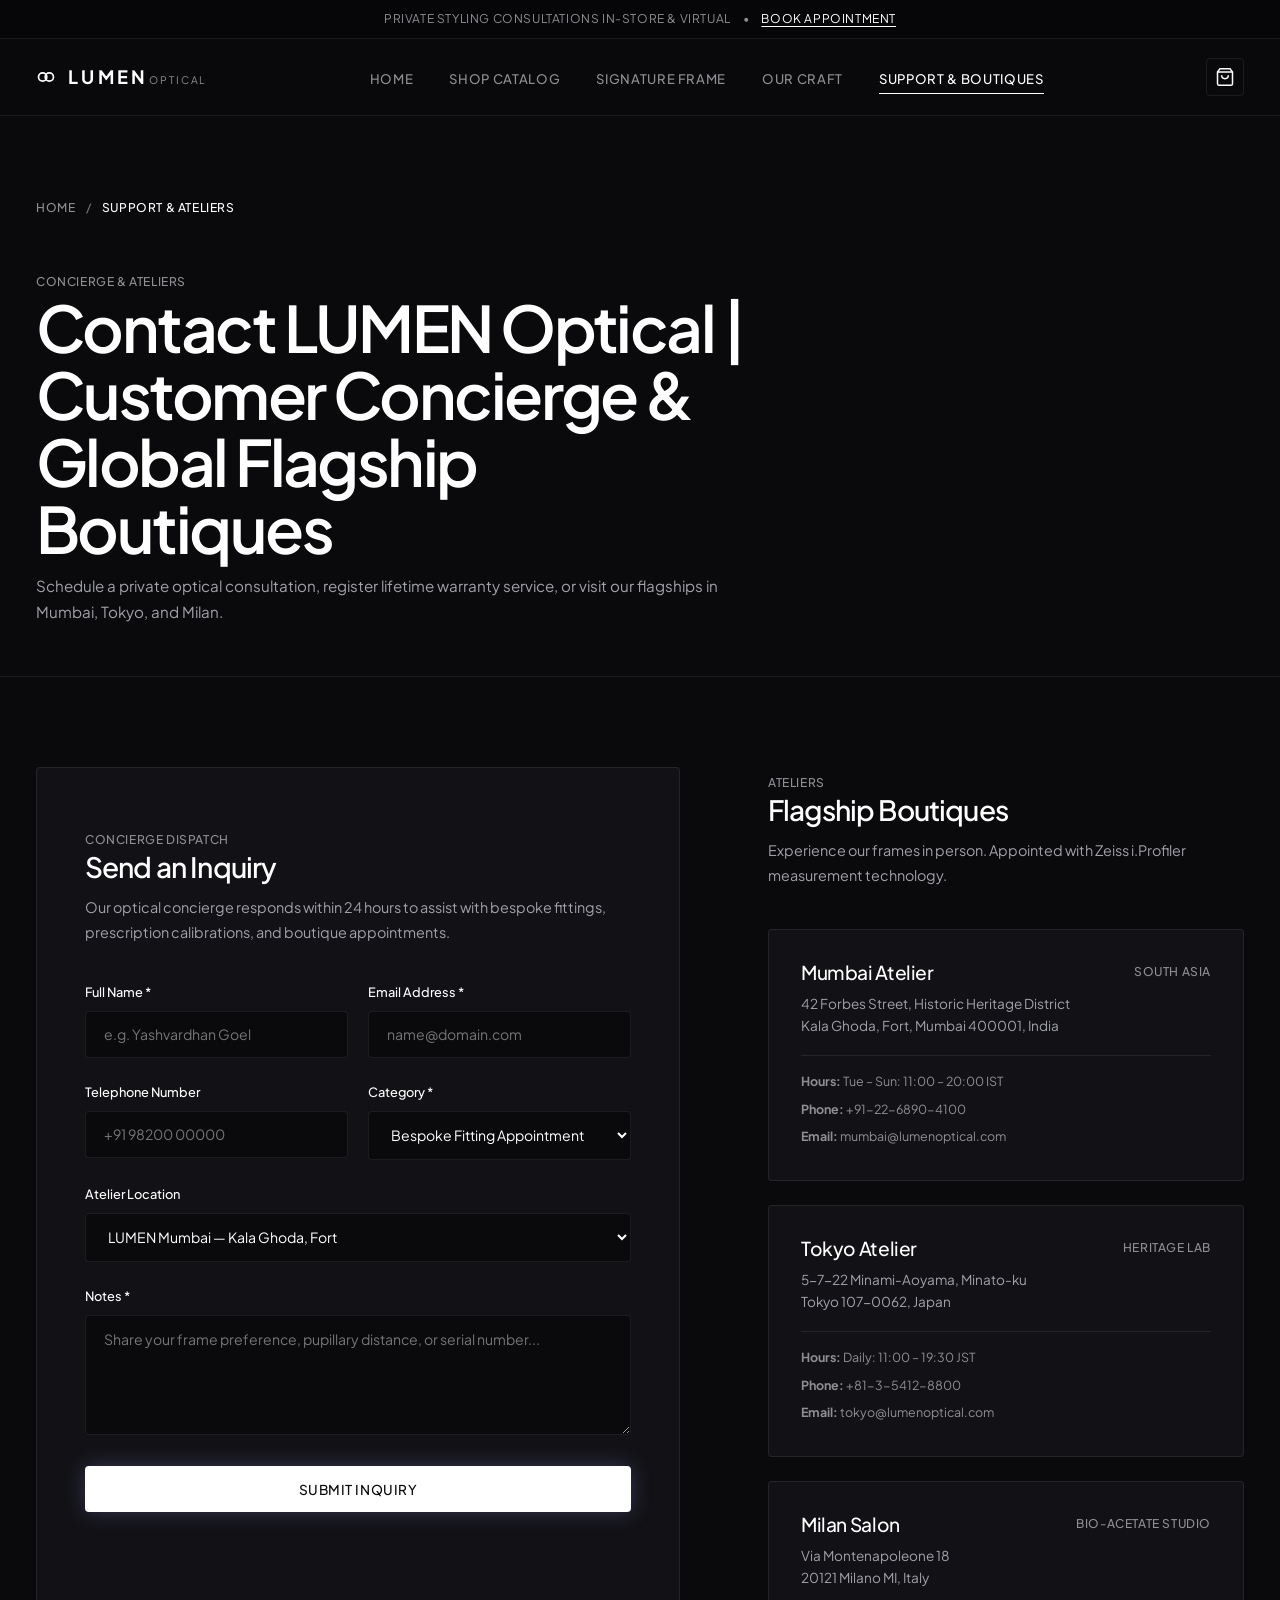
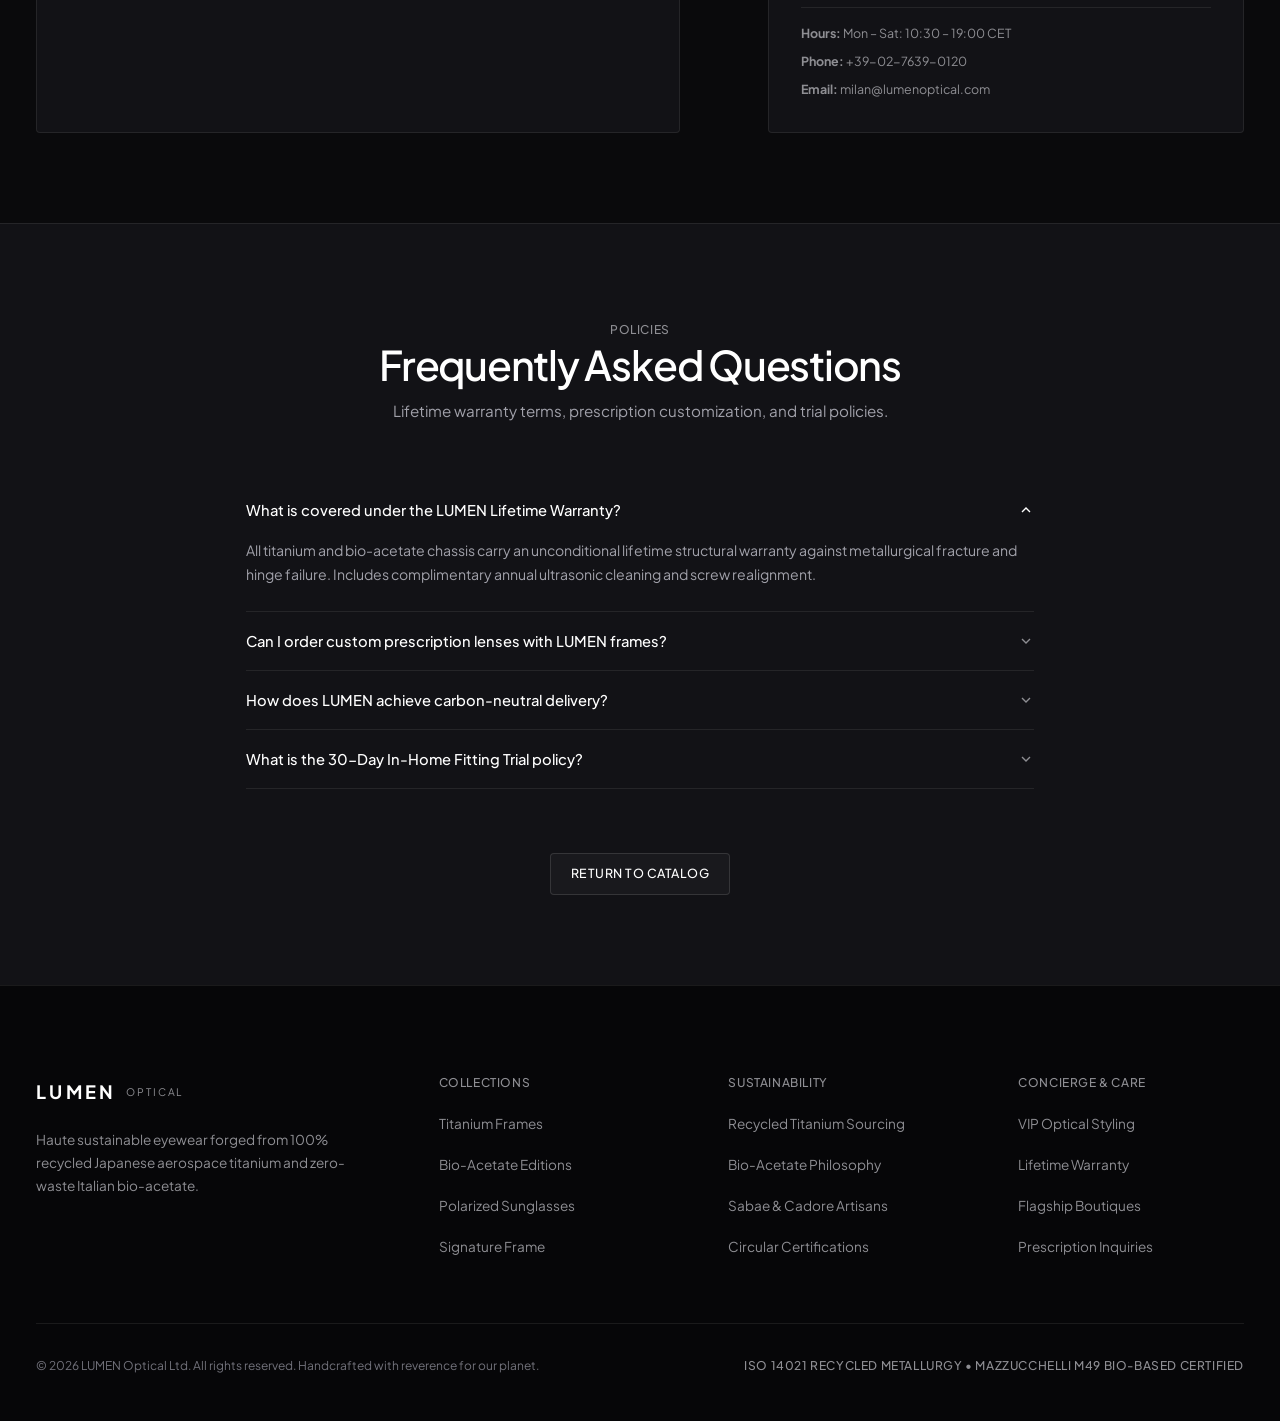
<file: contact.html>
<!DOCTYPE html>
<html lang="en">
<head>
  <!-- SEO Technique 1: Meta Title & Description Optimization -->
  <meta charset="UTF-8">
  <title>Contact LUMEN Optical | Customer Concierge, Warranty &amp; Flagship Boutiques</title>
  <meta name="description" content="Connect with LUMEN Optical customer care, book private bespoke fitting consultations, register lifetime warranty claims, or locate our flagship boutiques in Tokyo, Milan, New York, and Mumbai.">
  <meta name="keywords" content="LUMEN Optical contact, luxury eyewear customer service, eyewear warranty claim, bespoke optical fitting Mumbai, Sabae titanium frame repair, flagship eyewear store">
  <meta name="author" content="LUMEN Optical Concierge">
  <link rel="canonical" href="https://lumenoptical.com/contact.html">

  <!-- SEO Technique 6: Mobile Viewport Optimization -->
  <meta name="viewport" content="width=device-width, initial-scale=1.0">

  <!-- SEO Technique 7: Open Graph (OG) Social Meta Tags & Twitter Cards -->
  <meta property="og:locale" content="en_US">
  <meta property="og:type" content="website">
  <meta property="og:title" content="Contact LUMEN Optical | Client Concierge &amp; Boutiques">
  <meta property="og:description" content="Reach our concierge team for custom prescriptions, lifetime warranty service, or private flagship fitting appointments.">
  <meta property="og:url" content="https://lumenoptical.com/contact.html">
  <meta property="og:site_name" content="LUMEN Optical">
  <meta property="og:image" content="https://images.unsplash.com/photo-1517841905240-472988babdf9?auto=format&fit=crop&w=1200&q=80">
  <meta property="og:image:alt" content="LUMEN Optical flagship boutique consultation salon">
  <meta name="twitter:card" content="summary_large_image">
  <meta name="twitter:title" content="Contact LUMEN Optical | Customer Care &amp; Flagship Stores">
  <meta name="twitter:description" content="VIP eyewear styling, lifetime titanium chassis warranty support, and boutique locator.">
  <meta name="twitter:image" content="https://images.unsplash.com/photo-1517841905240-472988babdf9?auto=format&fit=crop&w=1200&q=80">

  <!-- Favicon -->
  <link rel="icon" type="image/svg+xml" href="images/favicon.svg">

  <!-- Stylesheet -->
  <link rel="stylesheet" href="css/style.css">

  <!-- SEO Technique 8: ContactPage & LocalBusiness Schema Markup (JSON-LD) -->
  <script type="application/ld+json">
  {
    "@context": "https://schema.org",
    "@type": "ContactPage",
    "name": "LUMEN Optical Support & Flagship Boutiques",
    "url": "https://lumenoptical.com/contact.html",
    "description": "Customer concierge, warranty services, and global flagship locator for LUMEN Optical luxury sustainable eyewear.",
    "mainEntity": [
      {
        "@type": "Store",
        "name": "LUMEN Optical Flagship Mumbai",
        "image": "https://images.unsplash.com/photo-1517841905240-472988babdf9?auto=format&fit=crop&w=1000&q=80",
        "telephone": "+91-22-6890-4100",
        "priceRange": "$$$$",
        "address": {
          "@type": "PostalAddress",
          "streetAddress": "42 Forbes Street, Kala Ghoda, Fort",
          "addressLocality": "Mumbai",
          "addressRegion": "Maharashtra",
          "postalCode": "400001",
          "addressCountry": "IN"
        },
        "geo": {
          "@type": "GeoCoordinates",
          "latitude": "18.9298",
          "longitude": "72.8335"
        },
        "openingHoursSpecification": [
          {
            "@type": "OpeningHoursSpecification",
            "dayOfWeek": ["Tuesday", "Wednesday", "Thursday", "Friday", "Saturday", "Sunday"],
            "opens": "11:00",
            "closes": "20:00"
          }
        ]
      },
      {
        "@type": "Store",
        "name": "LUMEN Optical Atelier Tokyo",
        "telephone": "+81-3-5412-8800",
        "priceRange": "$$$$",
        "address": {
          "@type": "PostalAddress",
          "streetAddress": "5-7-22 Minami-Aoyama, Minato-ku",
          "addressLocality": "Tokyo",
          "postalCode": "107-0062",
          "addressCountry": "JP"
        }
      }
    ]
  }
  </script>
</head>
<body>

  <!-- Top Announcement Bar -->
  <div class="announcement-bar" role="region" aria-label="Announcement">
    <span>Private Styling Consultations In-Store &amp; Virtual</span>
    <span class="dot">&bull;</span>
    <a href="#inquiry-form" title="Jump to concierge booking form">Book Appointment</a>
  </div>

  <!-- SEO Technique 2: Semantic HTML5 Structuring (<header>, <nav>) -->
  <header class="site-header">
    <div class="container header-inner">
      <a href="index.html" class="brand-logo" aria-label="LUMEN Optical Homepage">
        <svg class="brand-symbol" viewBox="0 0 24 24" fill="none" stroke="currentColor" stroke-width="2">
          <circle cx="8" cy="12" r="5"></circle>
          <circle cx="16" cy="12" r="5"></circle>
          <line x1="13" y1="12" x2="11" y2="12"></line>
        </svg>
        <div>
          <span class="brand-text">LUMEN</span>
          <span class="brand-subtext">OPTICAL</span>
        </div>
      </a>

      <!-- SEO Technique 5: Internal Linking Strategy inside <nav> -->
      <nav class="site-nav" aria-label="Primary Navigation">
        <ul class="nav-links">
          <li><a href="index.html" class="nav-link" title="LUMEN Optical Home">Home</a></li>
          <li><a href="products.html" class="nav-link" title="Shop All Sustainable Eyewear">Shop Catalog</a></li>
          <li><a href="product-detail.html?id=aethelgard-titanium" class="nav-link" title="Signature Aethelgard Titanium Sunglasses">Signature Frame</a></li>
          <li><a href="story.html" class="nav-link" title="Our Sustainable Craft &amp; Sourcing Heritage">Our Craft</a></li>
          <li><a href="contact.html" class="nav-link active" title="Flagship Boutiques and Customer Support">Support &amp; Boutiques</a></li>
        </ul>
      </nav>

      <div class="header-actions">
        <button class="header-action-btn" data-action="open-cart" aria-label="Open Shopping Bag">
          <svg width="20" height="20" viewBox="0 0 24 24" fill="none" stroke="currentColor" stroke-width="1.8">
            <path d="M6 2L3 6v14a2 2 0 0 0 2 2h14a2 2 0 0 0 2-2V6l-3-4z"/>
            <line x1="3" y1="6" x2="21" y2="6"/>
            <path d="M16 10a4 4 0 0 1-8 0"/>
          </svg>
          <span class="cart-count-badge" id="headerCartCount" style="display:none;">0</span>
        </button>

        <button class="mobile-menu-toggle" aria-label="Toggle Navigation Menu">
          <svg width="24" height="24" viewBox="0 0 24 24" fill="none" stroke="currentColor" stroke-width="2">
            <line x1="3" y1="12" x2="21" y2="12"></line>
            <line x1="3" y1="6" x2="21" y2="6"></line>
            <line x1="3" y1="18" x2="21" y2="18"></line>
          </svg>
        </button>
      </div>
    </div>
  </header>

  <!-- SEO Technique 2: Semantic HTML5 Structuring (<main>) -->
  <main id="main-content">

    <!-- Contact Hero Section & SEO Technique 3: Strict H1 Hierarchy -->
    <section class="section-padding-sm" style="border-bottom: 1px solid var(--color-border-subtle); background-color: var(--color-bg);">
      <div class="container">
        <!-- Breadcrumbs Navigation (SEO Technique 5) -->
        <nav class="breadcrumb-nav" aria-label="Breadcrumb">
          <a href="index.html" title="LUMEN Optical Home">Home</a>
          <span>/</span>
          <span style="color:var(--color-text-main);">Support &amp; Ateliers</span>
        </nav>

        <div style="max-width: 720px;">
          <span class="section-eyebrow">Concierge &amp; Ateliers</span>
          <!-- SEO Technique 3: Exactly ONE unique H1 per page -->
          <h1 class="section-title">
            Contact LUMEN Optical | Customer Concierge &amp; Global Flagship Boutiques
          </h1>
          <p class="section-subtitle">
            Schedule a private optical consultation, register lifetime warranty service, or visit our flagships in Mumbai, Tokyo, and Milan.
          </p>
        </div>
      </div>
    </section>

    <!-- Interactive Inquiry Form & Flagship Store Section (SEO Technique 2: <section>) -->
    <section class="section-padding" aria-labelledby="concierge-section-heading">
      <div class="container">
        <!-- Accessible Hidden H2 for strict heading hierarchy -->
        <h2 id="concierge-section-heading" class="visually-hidden" style="position:absolute;width:1px;height:1px;padding:0;margin:-1px;overflow:hidden;clip:rect(0,0,0,0);border:0;">
          LUMEN Concierge Services and Boutique Locations
        </h2>

        <div class="contact-layout">

          <!-- Left Column: Inquiry Form (SEO Technique 2: <article>) -->
          <article id="inquiry-form" style="background:var(--color-bg-secondary);border:1px solid var(--color-border-subtle);border-radius:var(--radius-sm);padding:3.5rem 3rem;">
            <span class="section-eyebrow">Concierge Dispatch</span>
            <!-- SEO Technique 3: Nested H2 -->
            <h2 style="font-size:1.75rem;margin-bottom:0.75rem;">Send an Inquiry</h2>
            <p style="font-size:0.9rem;margin-bottom:2.25rem;color:var(--color-text-muted);">
              Our optical concierge responds within 24 hours to assist with bespoke fittings, prescription calibrations, and boutique appointments.
            </p>

            <form id="contactForm" aria-label="Concierge Inquiry Form">
              <div class="form-grid-2">
                <div class="form-group">
                  <label class="form-label" for="clientName">Full Name *</label>
                  <input type="text" id="clientName" name="fullName" class="form-control" placeholder="e.g. Yashvardhan Goel" required>
                </div>
                <div class="form-group">
                  <label class="form-label" for="clientEmail">Email Address *</label>
                  <input type="email" id="clientEmail" name="email" class="form-control" placeholder="name@domain.com" required>
                </div>
              </div>

              <div class="form-grid-2">
                <div class="form-group">
                  <label class="form-label" for="clientPhone">Telephone Number</label>
                  <input type="tel" id="clientPhone" name="phone" class="form-control" placeholder="+91 98200 00000">
                </div>
                <div class="form-group">
                  <label class="form-label" for="inquiryType">Category *</label>
                  <select id="inquiryType" name="inquiryType" class="form-control" required>
                    <option value="Fitting Consultation">Bespoke Fitting Appointment</option>
                    <option value="Prescription Guidance">Prescription Lens Verification</option>
                    <option value="Lifetime Warranty">Lifetime Titanium Warranty Claim</option>
                    <option value="Corporate / Press">Press &amp; Architectural Partnerships</option>
                  </select>
                </div>
              </div>

              <div class="form-group">
                <label class="form-label" for="preferredBoutique">Atelier Location</label>
                <select id="preferredBoutique" name="preferredBoutique" class="form-control">
                  <option value="Mumbai">LUMEN Mumbai &mdash; Kala Ghoda, Fort</option>
                  <option value="Tokyo">LUMEN Tokyo &mdash; Minami-Aoyama</option>
                  <option value="Milan">LUMEN Milan &mdash; Via Montenapoleone</option>
                  <option value="New York">LUMEN New York &mdash; SoHo, Mercer St</option>
                  <option value="Virtual">Virtual Video Session</option>
                </select>
              </div>

              <div class="form-group">
                <label class="form-label" for="clientMessage">Notes *</label>
                <textarea id="clientMessage" name="message" class="form-control" placeholder="Share your frame preference, pupillary distance, or serial number..." required></textarea>
              </div>

              <button type="submit" class="btn btn-primary btn-block">
                <span>Submit Inquiry</span>
              </button>
            </form>
          </article>

          <!-- Right Column: Flagship Boutiques (SEO Technique 2: <aside>) -->
          <aside id="boutiques">
            <div style="margin-bottom:2.5rem;">
              <span class="section-eyebrow">Ateliers</span>
              <!-- SEO Technique 3: Nested H2 -->
              <h2 style="font-size:1.75rem;margin-bottom:0.75rem;">Flagship Boutiques</h2>
              <p style="font-size:0.9rem;color:var(--color-text-muted);">
                Experience our frames in person. Appointed with Zeiss i.Profiler measurement technology.
              </p>
            </div>

            <div class="flagship-cards-stack">
              <!-- Flagship 1: Mumbai -->
              <article class="flagship-card">
                <div class="flagship-city">
                  <!-- SEO Technique 3: Nested H3 -->
                  <h3>Mumbai Atelier</h3>
                  <span class="flagship-tag">South Asia</span>
                </div>
                <address class="flagship-address">
                  42 Forbes Street, Historic Heritage District<br>
                  Kala Ghoda, Fort, Mumbai 400001, India
                </address>
                <div class="flagship-meta">
                  <div><strong>Hours:</strong> Tue &ndash; Sun: 11:00 &ndash; 20:00 IST</div>
                  <div><strong>Phone:</strong> +91-22-6890-4100</div>
                  <div><strong>Email:</strong> mumbai@lumenoptical.com</div>
                </div>
              </article>

              <!-- Flagship 2: Tokyo -->
              <article class="flagship-card">
                <div class="flagship-city">
                  <!-- SEO Technique 3: Nested H3 -->
                  <h3>Tokyo Atelier</h3>
                  <span class="flagship-tag">Heritage Lab</span>
                </div>
                <address class="flagship-address">
                  5-7-22 Minami-Aoyama, Minato-ku<br>
                  Tokyo 107-0062, Japan
                </address>
                <div class="flagship-meta">
                  <div><strong>Hours:</strong> Daily: 11:00 &ndash; 19:30 JST</div>
                  <div><strong>Phone:</strong> +81-3-5412-8800</div>
                  <div><strong>Email:</strong> tokyo@lumenoptical.com</div>
                </div>
              </article>

              <!-- Flagship 3: Milan -->
              <article class="flagship-card">
                <div class="flagship-city">
                  <!-- SEO Technique 3: Nested H3 -->
                  <h3>Milan Salon</h3>
                  <span class="flagship-tag">Bio-Acetate Studio</span>
                </div>
                <address class="flagship-address">
                  Via Montenapoleone 18<br>
                  20121 Milano MI, Italy
                </address>
                <div class="flagship-meta">
                  <div><strong>Hours:</strong> Mon &ndash; Sat: 10:30 &ndash; 19:00 CET</div>
                  <div><strong>Phone:</strong> +39-02-7639-0120</div>
                  <div><strong>Email:</strong> milan@lumenoptical.com</div>
                </div>
              </article>
            </div>
          </aside>

        </div>
      </div>
    </section>

    <!-- Client Care & Warranty FAQs (SEO Technique 2 & 3) -->
    <section class="section-padding" style="background-color: var(--color-bg-secondary); border-top: 1px solid var(--color-border-subtle);" id="faq" aria-labelledby="faq-heading">
      <div class="container container-narrow">
        <div class="section-header text-center">
          <span class="section-eyebrow">Policies</span>
          <!-- SEO Technique 3: Nested H2 -->
          <h2 id="faq-heading" class="section-title">Frequently Asked Questions</h2>
          <p class="section-subtitle">Lifetime warranty terms, prescription customization, and trial policies.</p>
        </div>

        <div class="accordion-group">
          <!-- FAQ 1 -->
          <div class="accordion-item active">
            <button type="button" class="accordion-trigger" aria-expanded="true">
              <span>What is covered under the LUMEN Lifetime Warranty?</span>
              <svg class="accordion-icon" width="16" height="16" viewBox="0 0 24 24" fill="none" stroke="currentColor" stroke-width="2"><polyline points="6 9 12 15 18 9"/></svg>
            </button>
            <div class="accordion-content">
              All titanium and bio-acetate chassis carry an unconditional lifetime structural warranty against metallurgical fracture and hinge failure. Includes complimentary annual ultrasonic cleaning and screw realignment.
            </div>
          </div>

          <!-- FAQ 2 -->
          <div class="accordion-item">
            <button type="button" class="accordion-trigger" aria-expanded="false">
              <span>Can I order custom prescription lenses with LUMEN frames?</span>
              <svg class="accordion-icon" width="16" height="16" viewBox="0 0 24 24" fill="none" stroke="currentColor" stroke-width="2"><polyline points="6 9 12 15 18 9"/></svg>
            </button>
            <div class="accordion-content">
              Yes. We calibrate single-vision, progressive, and blue-violet defensive Carl Zeiss optics. Prescription slips can be submitted during checkout or shared directly with our concierge team.
            </div>
          </div>

          <!-- FAQ 3 -->
          <div class="accordion-item">
            <button type="button" class="accordion-trigger" aria-expanded="false">
              <span>How does LUMEN achieve carbon-neutral delivery?</span>
              <svg class="accordion-icon" width="16" height="16" viewBox="0 0 24 24" fill="none" stroke="currentColor" stroke-width="2"><polyline points="6 9 12 15 18 9"/></svg>
            </button>
            <div class="accordion-content">
              All deliveries are enclosed in compostable mycelium packaging and paired with certified Gold Standard carbon offsets covering air freight emissions.
            </div>
          </div>

          <!-- FAQ 4 -->
          <div class="accordion-item">
            <button type="button" class="accordion-trigger" aria-expanded="false">
              <span>What is the 30-Day In-Home Fitting Trial policy?</span>
              <svg class="accordion-icon" width="16" height="16" viewBox="0 0 24 24" fill="none" stroke="currentColor" stroke-width="2"><polyline points="6 9 12 15 18 9"/></svg>
            </button>
            <div class="accordion-content">
              If your frame does not fit your facial contour perfectly, contact us within 30 days. We provide a prepaid return courier label and issue a 100% full refund or complimentary exchange.
            </div>
          </div>
        </div>

        <div style="text-align:center;margin-top:4rem;">
          <!-- SEO Technique 5: Descriptive Internal Anchor Link -->
          <a href="products.html" class="btn btn-secondary btn-sm" title="Explore sustainable eyewear collection">
            <span>Return to Catalog</span>
          </a>
        </div>
      </div>
    </section>

  </main>

  <!-- Sliding Cart Drawer Component -->
  <div class="cart-drawer-overlay" id="cartDrawerOverlay" role="dialog" aria-modal="true" aria-label="Shopping Cart">
    <div class="cart-drawer">
      <div class="cart-drawer-header">
        <div class="cart-drawer-title">
          <span>Your Bag</span>
        </div>
        <button class="cart-close-btn" data-action="close-cart" aria-label="Close Shopping Bag">&times;</button>
      </div>

      <div class="cart-drawer-body" id="cartDrawerItems">
        <!-- Rendered dynamically via js/main.js -->
      </div>

      <div class="cart-drawer-footer">
        <div class="cart-summary-line">
          <span>Subtotal</span>
          <span id="cartDrawerSubtotal">&#8377;0</span>
        </div>
        <div class="cart-summary-line" style="font-size:0.78rem;color:var(--accent-purple);">
          <span id="freeShippingMsg">Complimentary Carbon-Neutral Courier Included</span>
        </div>
        <div class="cart-summary-line total">
          <span>Estimated Total</span>
          <span id="cartDrawerTotal">&#8377;0</span>
        </div>
        <button class="btn btn-primary btn-block" id="checkoutBtn" style="margin-top:1.25rem;">
          <span>Secure Checkout (SSL)</span>
        </button>
      </div>
    </div>
  </div>

  <!-- Toast Container -->
  <div class="toast-container" id="toastContainer" aria-live="polite"></div>

  <!-- SEO Technique 2: Semantic HTML5 Structuring (<footer>) -->
  <footer class="site-footer">
    <div class="container">
      <div class="footer-top-grid">
        <div>
          <a href="index.html" class="brand-logo" aria-label="LUMEN Optical Homepage">
            <span class="brand-text">LUMEN</span>
            <span class="brand-subtext">OPTICAL</span>
          </a>
          <p class="footer-brand-bio">
            Haute sustainable eyewear forged from 100% recycled Japanese aerospace titanium and zero-waste Italian bio-acetate.
          </p>
        </div>

        <div>
          <h3 class="footer-col-title">Collections</h3>
          <ul class="footer-links">
            <!-- SEO Technique 5: Descriptive Internal Anchor Links -->
            <li><a href="products.html?cat=titanium" class="footer-link" title="Shop Recycled Aerospace Titanium Frames">Titanium Frames</a></li>
            <li><a href="products.html?cat=bio-acetate" class="footer-link" title="Shop Plant-Based Bio-Acetate Glasses">Bio-Acetate Editions</a></li>
            <li><a href="products.html?cat=sunglasses" class="footer-link" title="Shop Polarized Sunglasses with Zeiss Optics">Polarized Sunglasses</a></li>
            <li><a href="product-detail.html?id=aethelgard-titanium" class="footer-link" title="Signature Aethelgard Titanium Aviator">Signature Frame</a></li>
          </ul>
        </div>

        <div>
          <h3 class="footer-col-title">Sustainability</h3>
          <ul class="footer-links">
            <li><a href="story.html#titanium-sourcing" class="footer-link" title="Learn about Aerospace Titanium Metallurgy">Recycled Titanium Sourcing</a></li>
            <li><a href="story.html#bio-acetate-philosophy" class="footer-link" title="Read about Zero-Waste Bio-Acetate">Bio-Acetate Philosophy</a></li>
            <li><a href="story.html#sabae-cadore" class="footer-link" title="Artisans of Sabae and Cadore">Sabae &amp; Cadore Artisans</a></li>
            <li><a href="story.html#certifications" class="footer-link" title="B-Corp &amp; ISO Certifications">Circular Certifications</a></li>
          </ul>
        </div>

        <div>
          <h3 class="footer-col-title">Concierge &amp; Care</h3>
          <ul class="footer-links">
            <li><a href="contact.html#concierge" class="footer-link" title="Contact LUMEN Optical Concierge">VIP Optical Styling</a></li>
            <li><a href="contact.html#warranty" class="footer-link" title="Lifetime Frame Warranty Information">Lifetime Warranty</a></li>
            <li><a href="contact.html#boutiques" class="footer-link" title="Visit our Global Flagship Stores">Flagship Boutiques</a></li>
            <li><a href="contact.html#faq" class="footer-link" title="Frequently Asked Eyewear Questions">Prescription Inquiries</a></li>
          </ul>
        </div>
      </div>

      <div class="footer-bottom">
        <div>&copy; 2026 LUMEN Optical Ltd. All rights reserved. Handcrafted with reverence for our planet.</div>
        <div class="footer-seo-notes">
          ISO 14021 Recycled Metallurgy &bull; Mazzucchelli M49 Bio-Based Certified
        </div>
      </div>
    </div>
  </footer>

  <!-- Scripts -->
  <script src="js/products-data.js"></script>
  <script src="js/main.js"></script>
</body>
</html>
</file>
<file: css/style.css>
/* ==========================================================================
   LUMEN Optical - High-Contrast Carbon & Developer-Platform Minimalist Styles
   Inspired by Google Antigravity & Precision Modern Tech Platforms
   ========================================================================== */

@import url('https://fonts.googleapis.com/css2?family=Inter:wght@300;400;500;600;700&family=Plus+Jakarta+Sans:wght@300;400;500;600;700;800&family=Space+Mono:wght@400;700&display=swap');

/* --- Root Design Tokens --- */
:root {
  /* Background & Surface: Deep High-Contrast Carbon */
  --color-bg: #0A0A0C;
  --color-bg-secondary: #121216;
  --color-bg-tertiary: #18181E;
  --color-surface: #121216;
  --color-surface-hover: #1A1A22;

  /* Text Colors */
  --color-text-main: #FFFFFF;
  --color-text-muted: #A1A1AA;
  --color-text-dim: #71717A;
  --color-text-small: #8E8E93;
  --color-text-dark: #0A0A0C;

  /* Subtle Borders */
  --color-border-subtle: rgba(255, 255, 255, 0.08);
  --color-border-medium: rgba(255, 255, 255, 0.12);
  --color-border-bright: rgba(255, 255, 255, 0.22);

  /* Modern Ambient Violet Halo Glow (Replacing all yellow/amber) */
  --accent-glow: rgba(120, 119, 198, 0.35);
  --accent-glow-soft: rgba(120, 119, 198, 0.2);
  --accent-glow-strong: rgba(120, 119, 198, 0.55);
  --accent-purple: #7877C6;
  --accent-tint: rgba(120, 119, 198, 0.12);

  /* Google Antigravity Modern Tech Typography Stack */
  --font-family: 'Plus Jakarta Sans', 'Inter', -apple-system, BlinkMacSystemFont, sans-serif;
  --font-mono: 'Space Mono', monospace;

  --radius-sm: 4px;
  --radius-md: 8px;
  --radius-full: 9999px;

  --transition-smooth: all 0.24s cubic-bezier(0.16, 1, 0.3, 1);
  --transition-snappy: all 0.15s ease;

  --container-max: 1320px;
  --header-height: 76px;
}

/* --- Base & Reset --- */
*, *::before, *::after {
  box-sizing: border-box;
  margin: 0;
  padding: 0;
}

html {
  font-size: 16px;
  scroll-behavior: smooth;
  background-color: var(--color-bg);
  color: var(--color-text-main);
}

body {
  font-family: var(--font-family);
  background-color: var(--color-bg);
  color: var(--color-text-muted);
  line-height: 1.7;
  -webkit-font-smoothing: antialiased;
  -moz-osx-font-smoothing: grayscale;
  overflow-x: hidden;
  min-height: 100vh;
  display: flex;
  flex-direction: column;
}

img {
  max-width: 100%;
  height: auto;
  display: block;
}

a {
  color: inherit;
  text-decoration: none;
  transition: var(--transition-snappy);
}

button {
  font-family: inherit;
  cursor: pointer;
  border: none;
  background: none;
}

input, select, textarea {
  font-family: inherit;
  font-size: inherit;
  color: inherit;
}

/* --- Typography Hierarchy (Pure Crisp White #FFFFFF) --- */
h1, h2, h3, h4, h5, h6 {
  font-family: var(--font-family);
  color: #FFFFFF;
  letter-spacing: -0.03em;
  font-weight: 600;
  line-height: 1.1;
}

h1 {
  font-size: clamp(2.5rem, 5vw, 4.25rem);
  font-weight: 600;
  letter-spacing: -0.04em;
  line-height: 1.05;
}

h2 {
  font-size: clamp(1.85rem, 3.2vw, 2.75rem);
  font-weight: 550;
  letter-spacing: -0.03em;
  line-height: 1.15;
}

h3 {
  font-size: clamp(1.15rem, 1.8vw, 1.4rem);
  font-weight: 500;
  letter-spacing: -0.02em;
}

p {
  color: var(--color-text-muted);
  font-weight: 400;
  font-size: 0.95rem;
  line-height: 1.75;
}

/* --- Refined Technical Small Text (Requirement 1) --- */
.small-caption,
.mono-tag,
.section-eyebrow,
.hero-eyebrow,
.spec-label,
.product-card-category,
.product-badge,
.flagship-tag,
.cert-badge-name,
.tax-badge,
.option-selected-name,
.footer-col-title,
.footer-seo-notes {
  letter-spacing: 0.05em;
  text-transform: uppercase;
  font-size: 0.75rem;
  font-weight: 500;
  color: #8E8E93;
}

/* --- Layout Container & Section Padding (padding: 90px 0;) --- */
.container {
  width: 100%;
  max-width: var(--container-max);
  margin-left: auto;
  margin-right: auto;
  padding-left: 2.25rem;
  padding-right: 2.25rem;
}

.container-narrow {
  max-width: 860px;
}

/* Double section padding to increase negative space */
.section-padding {
  padding-top: 90px;
  padding-bottom: 90px;
}

.section-padding-sm {
  padding-top: 50px;
  padding-bottom: 50px;
}

/* --- Primary Buttons & Sleek Ambient Glow (Requirement 2) --- */
.btn {
  display: inline-flex;
  align-items: center;
  justify-content: center;
  gap: 0.65rem;
  font-family: var(--font-family);
  font-size: 0.85rem;
  font-weight: 500;
  letter-spacing: 0.04em;
  text-transform: uppercase;
  padding: 0.85rem 2rem;
  border-radius: var(--radius-sm);
  transition: var(--transition-smooth);
  position: relative;
  text-decoration: none;
  cursor: pointer;
}

/* Sleek Ambient Glow on primary active buttons */
.btn-primary {
  background-color: #FFFFFF;
  color: #0A0A0C;
  border: 1px solid rgba(255, 255, 255, 0.12);
  box-shadow: 0 0 25px rgba(120, 119, 198, 0.35);
}

.btn-primary:hover {
  background-color: #F4F4F5;
  color: #000000;
  box-shadow: 0 0 35px rgba(120, 119, 198, 0.55);
  transform: translateY(-1px);
}

.btn-secondary {
  background: rgba(255, 255, 255, 0.03);
  color: #FFFFFF;
  border: 1px solid rgba(255, 255, 255, 0.12);
  box-shadow: none;
}

.btn-secondary:hover {
  background: rgba(255, 255, 255, 0.07);
  border: 1px solid rgba(255, 255, 255, 0.25);
  box-shadow: 0 0 25px rgba(120, 119, 198, 0.25);
  transform: translateY(-1px);
}

.btn-gold {
  background-color: #FFFFFF;
  color: #0A0A0C;
  border: 1px solid rgba(255, 255, 255, 0.12);
  box-shadow: 0 0 25px rgba(120, 119, 198, 0.35);
}

.btn-gold:hover {
  background-color: #F4F4F5;
  box-shadow: 0 0 35px rgba(120, 119, 198, 0.55);
  transform: translateY(-1px);
}

.btn-sm {
  padding: 0.6rem 1.25rem;
  font-size: 0.78rem;
}

.btn-block {
  width: 100%;
}

/* --- Top Announcement Bar --- */
.announcement-bar {
  background-color: #060608;
  border-bottom: 1px solid var(--color-border-subtle);
  padding: 0.55rem 1.25rem;
  font-size: 0.75rem;
  letter-spacing: 0.05em;
  text-transform: uppercase;
  color: #8E8E93;
  display: flex;
  align-items: center;
  justify-content: center;
  gap: 0.75rem;
}

.announcement-bar a {
  color: #FFFFFF;
  text-decoration: underline;
  text-underline-offset: 3px;
}

.announcement-bar a:hover {
  color: #A1A1AA;
}

/* --- Navigation Header --- */
.site-header {
  position: sticky;
  top: 0;
  z-index: 100;
  background-color: rgba(10, 10, 12, 0.92);
  backdrop-filter: blur(20px);
  -webkit-backdrop-filter: blur(20px);
  border-bottom: 1px solid var(--color-border-subtle);
}

.header-inner {
  display: flex;
  align-items: center;
  justify-content: space-between;
  height: var(--header-height);
}

/* Brand Logo */
.brand-logo {
  display: flex;
  align-items: center;
  gap: 0.75rem;
}

.brand-symbol {
  width: 20px;
  height: 20px;
  color: #FFFFFF;
}

.brand-text {
  font-family: var(--font-family);
  font-size: 1.15rem;
  font-weight: 700;
  letter-spacing: 0.18em;
  text-transform: uppercase;
  color: #FFFFFF;
}

.brand-subtext {
  font-family: var(--font-family);
  font-size: 0.65rem;
  letter-spacing: 0.18em;
  color: #8E8E93;
  text-transform: uppercase;
  margin-left: -0.15rem;
}

/* Nav Menu */
.nav-links {
  display: flex;
  align-items: center;
  gap: 2.25rem;
  list-style: none;
}

.nav-link {
  font-family: var(--font-family);
  font-size: 0.82rem;
  letter-spacing: 0.05em;
  text-transform: uppercase;
  color: #8E8E93;
  font-weight: 500;
  position: relative;
  padding: 0.35rem 0;
}

.nav-link:hover, .nav-link.active {
  color: #FFFFFF;
}

.nav-link.active::after {
  content: '';
  position: absolute;
  bottom: -2px;
  left: 0;
  width: 100%;
  height: 1px;
  background-color: #FFFFFF;
}

/* Header Utilities */
.header-actions {
  display: flex;
  align-items: center;
  gap: 1rem;
}

.header-action-btn {
  display: flex;
  align-items: center;
  justify-content: center;
  width: 38px;
  height: 38px;
  border-radius: var(--radius-sm);
  border: 1px solid var(--color-border-subtle);
  color: #FFFFFF;
  background: transparent;
  transition: var(--transition-snappy);
  position: relative;
}

.header-action-btn:hover {
  border-color: rgba(255, 255, 255, 0.25);
  background: rgba(255, 255, 255, 0.04);
}

.cart-count-badge {
  position: absolute;
  top: -3px;
  right: -3px;
  background-color: #FFFFFF;
  color: #0A0A0C;
  font-family: var(--font-family);
  font-size: 0.65rem;
  font-weight: 700;
  width: 16px;
  height: 16px;
  border-radius: var(--radius-full);
  display: flex;
  align-items: center;
  justify-content: center;
}

.mobile-menu-toggle {
  display: none;
}

/* --- Hero Section --- */
.hero-editorial {
  position: relative;
  min-height: 82vh;
  display: flex;
  align-items: center;
  border-bottom: 1px solid var(--color-border-subtle);
  background-color: var(--color-bg);
}

.hero-grid {
  display: grid;
  grid-template-columns: 1.15fr 0.85fr;
  align-items: center;
  gap: 5rem;
  padding: 3rem 0;
}

.hero-eyebrow {
  display: inline-block;
  margin-bottom: 1.25rem;
}

.hero-title {
  margin-bottom: 1.35rem;
}

.hero-title .highlight-gold {
  color: #FFFFFF;
  font-weight: 400;
}

.hero-subtitle {
  font-size: 1.05rem;
  line-height: 1.75;
  max-width: 500px;
  margin-bottom: 2.5rem;
  color: var(--color-text-muted);
}

.hero-cta-group {
  display: flex;
  align-items: center;
  gap: 1.25rem;
  flex-wrap: wrap;
  margin-bottom: 3rem;
}

.hero-credentials {
  display: flex;
  align-items: center;
  gap: 2.25rem;
  padding-top: 2rem;
  border-top: 1px solid var(--color-border-subtle);
}

.credential-item {
  display: flex;
  align-items: center;
  gap: 0.55rem;
  font-size: 0.78rem;
  letter-spacing: 0.03em;
  color: #8E8E93;
}

.credential-icon {
  color: #FFFFFF;
  width: 14px;
  height: 14px;
}

/* Hero Media Display */
.hero-image-card {
  position: relative;
  border-radius: var(--radius-sm);
  overflow: hidden;
  border: 1px solid var(--color-border-subtle);
  background: var(--color-bg-secondary);
}

.hero-image-card img {
  width: 100%;
  height: 500px;
  object-fit: cover;
}

.hero-floating-spec {
  position: absolute;
  bottom: 1.5rem;
  left: 1.5rem;
  right: 1.5rem;
  background: rgba(18, 18, 22, 0.94);
  backdrop-filter: blur(16px);
  -webkit-backdrop-filter: blur(16px);
  border: 1px solid rgba(255, 255, 255, 0.12);
  box-shadow: 0 0 25px rgba(120, 119, 198, 0.2);
  border-radius: var(--radius-sm);
  padding: 1rem 1.25rem;
  display: flex;
  justify-content: space-between;
  align-items: center;
}

.spec-title {
  font-family: var(--font-family);
  font-size: 1rem;
  font-weight: 500;
  color: #FFFFFF;
  margin-top: 0.1rem;
}

.spec-price {
  font-family: var(--font-mono);
  font-size: 0.95rem;
  font-weight: 600;
  color: #FFFFFF;
}

/* --- Brand Stats Strip (Spacious High-Contrast Carbon) --- */
.stats-strip {
  background-color: var(--color-bg);
  border-bottom: 1px solid var(--color-border-subtle);
  padding: 90px 0;
}

.stats-grid {
  display: grid;
  grid-template-columns: repeat(4, 1fr);
  gap: 3rem;
}

.stat-item {
  border-left: 1px solid var(--color-border-subtle);
  padding-left: 2rem;
}

.stat-item:first-child {
  border-left: none;
  padding-left: 0;
}

.stat-value {
  font-family: var(--font-family);
  font-size: 2.75rem;
  font-weight: 600;
  color: #FFFFFF;
  line-height: 1;
  margin-bottom: 0.5rem;
  letter-spacing: -0.03em;
}

.stat-value .stat-accent {
  color: #FFFFFF;
}

.stat-label {
  font-family: var(--font-family);
  font-size: 0.92rem;
  font-weight: 500;
  color: #FFFFFF;
  margin-bottom: 0.25rem;
}

.stat-desc {
  font-size: 0.8rem;
  color: #8E8E93;
  line-height: 1.55;
}

/* --- Section Headers --- */
.section-header {
  margin-bottom: 3.5rem;
}

.section-header.text-center {
  text-align: center;
  max-width: 680px;
  margin-left: auto;
  margin-right: auto;
}

.section-header.flex-between {
  display: flex;
  align-items: flex-end;
  justify-content: space-between;
  gap: 2rem;
}

.section-title {
  margin-bottom: 0.65rem;
}

.section-subtitle {
  font-size: 0.95rem;
  color: var(--color-text-muted);
}

/* --- Product Cards Grid (Max 3 Per Row with Generous 2.5rem Gap) --- */
.products-grid {
  display: grid;
  grid-template-columns: repeat(3, 1fr);
  gap: 2.5rem;
}

.product-card {
  background-color: var(--color-bg-secondary);
  border: 1px solid var(--color-border-subtle);
  border-radius: var(--radius-sm);
  overflow: hidden;
  transition: var(--transition-smooth);
  display: flex;
  flex-direction: column;
  position: relative;
}

.product-card:hover {
  border: 1px solid rgba(255, 255, 255, 0.16);
  box-shadow: 0 0 25px rgba(120, 119, 198, 0.2);
}

.product-card-media {
  position: relative;
  background-color: #0E0E12;
  overflow: hidden;
  aspect-ratio: 16 / 11;
}

.product-card-media img {
  width: 100%;
  height: 100%;
  object-fit: cover;
  transition: opacity 0.3s ease;
}

.product-card-media .img-secondary {
  position: absolute;
  top: 0;
  left: 0;
  width: 100%;
  height: 100%;
  opacity: 0;
  pointer-events: none;
}

.product-card:hover .product-card-media .img-primary {
  opacity: 0;
}

.product-card:hover .product-card-media .img-secondary {
  opacity: 1;
}

/* Quiet Technical Badge */
.product-badge {
  position: absolute;
  top: 1rem;
  left: 1rem;
  background: rgba(18, 18, 22, 0.9);
  border: 1px solid rgba(255, 255, 255, 0.1);
  padding: 0.25rem 0.55rem;
  border-radius: var(--radius-sm);
  z-index: 2;
}

.product-card-body {
  padding: 1.5rem;
  display: flex;
  flex-direction: column;
  flex-grow: 1;
}

.product-card-meta {
  display: flex;
  align-items: center;
  justify-content: space-between;
  margin-bottom: 0.4rem;
}

.product-card-rating {
  font-size: 0.75rem;
  color: #8E8E93;
}

.product-card-title {
  font-family: var(--font-family);
  font-size: 1.2rem;
  font-weight: 550;
  margin-bottom: 0.3rem;
  color: #FFFFFF;
}

.product-card-title a:hover {
  color: #FFFFFF;
}

.product-card-material {
  font-size: 0.8rem;
  color: #8E8E93;
  margin-bottom: 1.25rem;
}

.product-card-swatches {
  display: flex;
  align-items: center;
  gap: 0.45rem;
  margin-bottom: 1.25rem;
}

.swatch-dot {
  width: 12px;
  height: 12px;
  border-radius: var(--radius-full);
  border: 1px solid var(--color-border-subtle);
  cursor: pointer;
}

.swatch-dot.active, .swatch-dot:hover {
  border-color: #FFFFFF;
  box-shadow: 0 0 10px rgba(120, 119, 198, 0.4);
}

.product-card-footer {
  margin-top: auto;
  padding-top: 1.25rem;
  border-top: 1px solid var(--color-border-subtle);
  display: flex;
  align-items: center;
  justify-content: space-between;
}

.product-card-price {
  display: flex;
  flex-direction: column;
}

.price-current {
  font-family: var(--font-mono);
  font-size: 1.05rem;
  font-weight: 600;
  color: #FFFFFF;
}

.price-original {
  font-family: var(--font-mono);
  font-size: 0.75rem;
  text-decoration: line-through;
  color: #71717A;
}

.quick-view-btn {
  font-size: 0.75rem;
  padding: 0.45rem 0.95rem;
}

/* --- Craftsmanship Split Showcase --- */
.craftsmanship-split {
  display: grid;
  grid-template-columns: 1fr 1fr;
  gap: 5.5rem;
  align-items: center;
}

.craftsmanship-image-main {
  border-radius: var(--radius-sm);
  border: 1px solid var(--color-border-subtle);
  overflow: hidden;
}

.craftsmanship-image-main img {
  width: 100%;
  height: 500px;
  object-fit: cover;
}

.craft-features-list {
  display: flex;
  flex-direction: column;
  gap: 1.75rem;
  margin-top: 2rem;
  margin-bottom: 2.5rem;
}

.craft-feature-item {
  display: flex;
  gap: 1.25rem;
}

.craft-feature-num {
  font-family: var(--font-mono);
  font-size: 0.8rem;
  color: #8E8E93;
  border: 1px solid var(--color-border-subtle);
  width: 30px;
  height: 30px;
  border-radius: var(--radius-full);
  display: flex;
  align-items: center;
  justify-content: center;
  flex-shrink: 0;
}

.craft-feature-content h3 {
  font-size: 1.05rem;
  margin-bottom: 0.25rem;
}

.craft-feature-content p {
  font-size: 0.88rem;
}

/* --- Editorial Quotes & Press --- */
.press-strip {
  border-top: 1px solid var(--color-border-subtle);
  border-bottom: 1px solid var(--color-border-subtle);
  padding: 90px 0;
  background: var(--color-bg);
}

.press-quote-wrap {
  text-align: center;
  max-width: 780px;
  margin: 0 auto;
}

.press-quote {
  font-family: var(--font-family);
  font-size: clamp(1.35rem, 2.2vw, 1.95rem);
  font-weight: 400;
  line-height: 1.5;
  color: #FFFFFF;
  margin-bottom: 1.25rem;
  letter-spacing: -0.02em;
}

.press-author {
  font-family: var(--font-family);
  font-size: 0.75rem;
  text-transform: uppercase;
  letter-spacing: 0.08em;
  color: #8E8E93;
}

/* --- Newsletter Section --- */
.newsletter-card {
  background: var(--color-bg-secondary);
  border: 1px solid var(--color-border-subtle);
  border-radius: var(--radius-sm);
  padding: 90px 2.5rem;
  text-align: center;
  max-width: 800px;
  margin: 0 auto;
}

.newsletter-form {
  display: flex;
  max-width: 460px;
  margin: 2rem auto 1rem;
  gap: 0.75rem;
}

.newsletter-input {
  flex-grow: 1;
  background-color: var(--color-bg);
  border: 1px solid var(--color-border-subtle);
  border-radius: var(--radius-sm);
  padding: 0.8rem 1.15rem;
  color: #FFFFFF;
  font-size: 0.88rem;
}

.newsletter-input:focus {
  outline: none;
  border: 1px solid rgba(255, 255, 255, 0.2);
  box-shadow: 0 0 25px rgba(120, 119, 198, 0.35);
}

.newsletter-disclaimer {
  font-size: 0.75rem;
  color: #71717A;
}

/* --- Catalog Filter Bar (products.html) --- */
.catalog-filter-bar {
  display: flex;
  align-items: center;
  justify-content: space-between;
  flex-wrap: wrap;
  gap: 1.5rem;
  padding: 1.5rem 0;
  border-top: 1px solid var(--color-border-subtle);
  border-bottom: 1px solid var(--color-border-subtle);
  margin-bottom: 3.5rem;
}

.filter-tabs {
  display: flex;
  align-items: center;
  gap: 0.5rem;
  flex-wrap: wrap;
}

.filter-tab-btn {
  font-family: var(--font-family);
  font-size: 0.78rem;
  letter-spacing: 0.05em;
  text-transform: uppercase;
  padding: 0.5rem 1rem;
  border-radius: var(--radius-sm);
  border: 1px solid var(--color-border-subtle);
  color: #8E8E93;
  background: transparent;
  transition: var(--transition-snappy);
}

.filter-tab-btn:hover {
  color: #FFFFFF;
  border-color: rgba(255, 255, 255, 0.2);
}

.filter-tab-btn.active {
  background-color: rgba(120, 119, 198, 0.15);
  border: 1px solid rgba(255, 255, 255, 0.2);
  color: #FFFFFF;
  box-shadow: 0 0 20px rgba(120, 119, 198, 0.25);
}

.sort-select-wrap {
  display: flex;
  align-items: center;
  gap: 0.75rem;
  font-size: 0.8rem;
  color: #8E8E93;
}

.sort-select {
  background-color: var(--color-bg);
  border: 1px solid var(--color-border-subtle);
  border-radius: var(--radius-sm);
  padding: 0.5rem 0.85rem;
  color: #FFFFFF;
  cursor: pointer;
  outline: none;
}

.sort-select:focus {
  border: 1px solid rgba(255, 255, 255, 0.2);
  box-shadow: 0 0 20px rgba(120, 119, 198, 0.25);
}

/* --- Product Detail Page (product-detail.html) --- */
.breadcrumb-nav {
  display: flex;
  align-items: center;
  gap: 0.65rem;
  font-size: 0.75rem;
  letter-spacing: 0.05em;
  text-transform: uppercase;
  color: #71717A;
  padding: 2rem 0 3rem;
  font-weight: 500;
}

.breadcrumb-nav a {
  color: #8E8E93;
}

.breadcrumb-nav a:hover {
  color: #FFFFFF;
}

.product-detail-layout {
  display: grid;
  grid-template-columns: 1.15fr 0.85fr;
  gap: 5rem;
  align-items: start;
}

/* Gallery Showcase */
.product-gallery {
  display: flex;
  flex-direction: column;
  gap: 1.25rem;
}

.gallery-main-view {
  position: relative;
  background-color: var(--color-bg-secondary);
  border: 1px solid var(--color-border-subtle);
  border-radius: var(--radius-sm);
  overflow: hidden;
  aspect-ratio: 4 / 3;
}

.gallery-main-view img {
  width: 100%;
  height: 100%;
  object-fit: cover;
}

.gallery-zoom-hint {
  position: absolute;
  bottom: 1rem;
  right: 1rem;
  background: rgba(18, 18, 22, 0.85);
  border: 1px solid var(--color-border-subtle);
  border-radius: var(--radius-sm);
  padding: 0.35rem 0.65rem;
  font-size: 0.7rem;
  letter-spacing: 0.05em;
  text-transform: uppercase;
  color: #8E8E93;
}

.gallery-thumbnails {
  display: grid;
  grid-template-columns: repeat(4, 1fr);
  gap: 1rem;
}

.gallery-thumb {
  aspect-ratio: 1;
  border-radius: var(--radius-sm);
  border: 1px solid var(--color-border-subtle);
  overflow: hidden;
  background-color: var(--color-bg-secondary);
  cursor: pointer;
}

.gallery-thumb img {
  width: 100%;
  height: 100%;
  object-fit: cover;
}

.gallery-thumb.active, .gallery-thumb:hover {
  border: 1px solid rgba(255, 255, 255, 0.3);
  box-shadow: 0 0 20px rgba(120, 119, 198, 0.3);
}

/* Product Info Column */
.product-info-sticky {
  position: sticky;
  top: calc(var(--header-height) + 2rem);
}

.product-info-header {
  margin-bottom: 2rem;
  padding-bottom: 2rem;
  border-bottom: 1px solid var(--color-border-subtle);
}

.product-info-eyebrow {
  display: flex;
  align-items: center;
  justify-content: space-between;
  margin-bottom: 0.85rem;
}

.product-detail-title {
  font-size: 2.25rem;
  margin-bottom: 0.4rem;
}

.product-detail-tagline {
  font-size: 0.95rem;
  color: var(--color-text-muted);
  margin-bottom: 1.25rem;
}

.product-detail-pricing {
  display: flex;
  align-items: baseline;
  gap: 1rem;
}

.detail-price-current {
  font-family: var(--font-mono);
  font-size: 1.65rem;
  font-weight: 600;
  color: #FFFFFF;
}

.detail-price-original {
  font-family: var(--font-mono);
  font-size: 0.95rem;
  color: #71717A;
  text-decoration: line-through;
}

/* Swatch & Option Selectors */
.option-group {
  margin-bottom: 1.75rem;
}

.option-group-label {
  display: flex;
  justify-content: space-between;
  font-size: 0.8rem;
  font-weight: 500;
  margin-bottom: 0.75rem;
  color: #FFFFFF;
}

.detail-swatches {
  display: flex;
  gap: 0.75rem;
}

.detail-swatch-btn {
  display: flex;
  align-items: center;
  gap: 0.55rem;
  padding: 0.5rem 0.95rem;
  background-color: var(--color-bg-secondary);
  border: 1px solid var(--color-border-subtle);
  border-radius: var(--radius-sm);
  color: #8E8E93;
  font-size: 0.78rem;
  transition: var(--transition-snappy);
}

.detail-swatch-btn .color-chip {
  width: 12px;
  height: 12px;
  border-radius: var(--radius-full);
}

.detail-swatch-btn.active, .detail-swatch-btn:hover {
  border: 1px solid rgba(255, 255, 255, 0.25);
  color: #FFFFFF;
  box-shadow: 0 0 15px rgba(120, 119, 198, 0.25);
}

/* Lens Option Cards */
.lens-options-stack {
  display: flex;
  flex-direction: column;
  gap: 0.65rem;
}

.lens-option-card {
  display: flex;
  align-items: center;
  justify-content: space-between;
  padding: 0.8rem 1.15rem;
  background-color: var(--color-bg-secondary);
  border: 1px solid var(--color-border-subtle);
  border-radius: var(--radius-sm);
  cursor: pointer;
  transition: var(--transition-snappy);
}

.lens-option-card:hover {
  border-color: rgba(255, 255, 255, 0.2);
}

.lens-option-card.active {
  border: 1px solid rgba(255, 255, 255, 0.2);
  background-color: rgba(120, 119, 198, 0.12);
  box-shadow: 0 0 20px rgba(120, 119, 198, 0.25);
}

.lens-option-info {
  display: flex;
  align-items: center;
  gap: 0.75rem;
}

.lens-radio {
  width: 14px;
  height: 14px;
  border-radius: var(--radius-full);
  border: 1px solid var(--color-border-subtle);
  display: flex;
  align-items: center;
  justify-content: center;
}

.lens-option-card.active .lens-radio {
  border-color: #FFFFFF;
}

.lens-option-card.active .lens-radio::after {
  content: '';
  width: 6px;
  height: 6px;
  border-radius: var(--radius-full);
  background-color: #FFFFFF;
}

.lens-title {
  font-size: 0.85rem;
  font-weight: 500;
  color: #FFFFFF;
}

.lens-price-offset {
  font-family: var(--font-mono);
  font-size: 0.78rem;
  color: #8E8E93;
}

/* Add to Cart Actions */
.cart-action-row {
  display: flex;
  gap: 1rem;
  margin-top: 2rem;
  margin-bottom: 2rem;
}

.qty-picker {
  display: flex;
  align-items: center;
  background-color: var(--color-bg-secondary);
  border: 1px solid var(--color-border-subtle);
  border-radius: var(--radius-sm);
}

.qty-btn {
  width: 40px;
  height: 44px;
  display: flex;
  align-items: center;
  justify-content: center;
  color: #8E8E93;
  font-size: 1rem;
}

.qty-btn:hover {
  color: #FFFFFF;
}

.qty-display {
  width: 38px;
  text-align: center;
  font-family: var(--font-mono);
  font-size: 0.9rem;
  font-weight: 500;
  color: #FFFFFF;
}

.btn-add-cart {
  flex-grow: 1;
}

/* Value Props List */
.value-props-list {
  display: flex;
  flex-direction: column;
  gap: 0.85rem;
  padding: 1.5rem 0;
  border-top: 1px solid var(--color-border-subtle);
  border-bottom: 1px solid var(--color-border-subtle);
}

.prop-item {
  display: flex;
  align-items: center;
  gap: 0.75rem;
  font-size: 0.82rem;
  color: var(--color-text-muted);
}

.prop-icon {
  color: #FFFFFF;
  width: 14px;
  height: 14px;
  flex-shrink: 0;
}

/* Accordion Component */
.accordion-group {
  margin-top: 2rem;
}

.accordion-item {
  border-bottom: 1px solid var(--color-border-subtle);
}

.accordion-trigger {
  width: 100%;
  display: flex;
  align-items: center;
  justify-content: space-between;
  padding: 1.25rem 0;
  font-family: var(--font-family);
  font-size: 0.92rem;
  font-weight: 500;
  color: #FFFFFF;
  text-align: left;
}

.accordion-trigger:hover {
  color: #FFFFFF;
}

.accordion-icon {
  transition: transform 0.25s ease;
  color: #8E8E93;
}

.accordion-item.active .accordion-icon {
  transform: rotate(180deg);
  color: #FFFFFF;
}

.accordion-content {
  display: none;
  padding-bottom: 1.5rem;
  color: var(--color-text-muted);
  font-size: 0.88rem;
  line-height: 1.7;
}

.accordion-item.active .accordion-content {
  display: block;
}

.specs-table {
  width: 100%;
  border-collapse: collapse;
}

.specs-table tr {
  border-bottom: 1px solid var(--color-border-subtle);
}

.specs-table td {
  padding: 0.6rem 0;
  font-size: 0.82rem;
}

.specs-table td:first-child {
  color: #8E8E93;
  width: 42%;
}

.specs-table td:last-child {
  color: #FFFFFF;
  font-family: var(--font-mono);
  font-size: 0.78rem;
}

/* --- Heritage / Story Page (story.html) --- */
.story-hero {
  padding: 90px 0 50px;
  border-bottom: 1px solid var(--color-border-subtle);
  background-color: var(--color-bg);
}

.heritage-grid {
  display: grid;
  grid-template-columns: 1fr 1fr;
  gap: 5.5rem;
  align-items: center;
  margin-bottom: 90px;
}

.heritage-grid.reversed {
  direction: rtl;
}

.heritage-grid.reversed > * {
  direction: ltr;
}

.heritage-image-frame {
  border: 1px solid var(--color-border-subtle);
  border-radius: var(--radius-sm);
  overflow: hidden;
  background-color: var(--color-bg-secondary);
}

.heritage-image-frame img {
  width: 100%;
  height: 460px;
  object-fit: cover;
}

.step-timeline-grid {
  display: grid;
  grid-template-columns: repeat(4, 1fr);
  gap: 2rem;
}

.step-card {
  background-color: var(--color-bg-secondary);
  border: 1px solid var(--color-border-subtle);
  border-radius: var(--radius-sm);
  padding: 2rem 1.5rem;
  transition: var(--transition-smooth);
}

.step-card:hover {
  border: 1px solid rgba(255, 255, 255, 0.16);
  box-shadow: 0 0 25px rgba(120, 119, 198, 0.18);
}

.step-number {
  font-family: var(--font-mono);
  font-size: 1.85rem;
  font-weight: 500;
  color: #8E8E93;
  line-height: 1;
  margin-bottom: 1rem;
}

.step-title {
  font-size: 1.05rem;
  margin-bottom: 0.45rem;
  color: #FFFFFF;
}

.step-desc {
  font-size: 0.85rem;
  line-height: 1.65;
  color: var(--color-text-muted);
}

/* Certifications Grid */
.cert-grid {
  display: grid;
  grid-template-columns: repeat(4, 1fr);
  gap: 1.5rem;
  margin-top: 3rem;
}

.cert-card {
  padding: 1.75rem;
  background-color: var(--color-bg-secondary);
  border: 1px solid var(--color-border-subtle);
  border-radius: var(--radius-sm);
  text-align: center;
}

.cert-badge-name {
  margin-bottom: 0.5rem;
}

.cert-desc {
  font-size: 0.82rem;
  line-height: 1.6;
  color: var(--color-text-muted);
}

/* --- Contact & Flagship Store Page (contact.html) --- */
.contact-layout {
  display: grid;
  grid-template-columns: 1.15fr 0.85fr;
  gap: 5.5rem;
}

.form-group {
  margin-bottom: 1.5rem;
}

.form-label {
  display: block;
  font-family: var(--font-family);
  font-size: 0.8rem;
  font-weight: 500;
  color: #FFFFFF;
  margin-bottom: 0.45rem;
}

.form-control {
  width: 100%;
  background-color: var(--color-bg);
  border: 1px solid var(--color-border-subtle);
  border-radius: var(--radius-sm);
  padding: 0.85rem 1.15rem;
  color: #FFFFFF;
  font-size: 0.88rem;
  transition: var(--transition-snappy);
}

.form-control:focus {
  outline: none;
  border: 1px solid rgba(255, 255, 255, 0.2);
  box-shadow: 0 0 25px rgba(120, 119, 198, 0.35);
  background-color: var(--color-bg-secondary);
}

textarea.form-control {
  resize: vertical;
  min-height: 120px;
}

.form-grid-2 {
  display: grid;
  grid-template-columns: 1fr 1fr;
  gap: 1.25rem;
}

/* Flagship Store Cards */
.flagship-cards-stack {
  display: flex;
  flex-direction: column;
  gap: 1.5rem;
}

.flagship-card {
  background-color: var(--color-bg-secondary);
  border: 1px solid var(--color-border-subtle);
  border-radius: var(--radius-sm);
  padding: 2rem;
  transition: var(--transition-smooth);
}

.flagship-card:hover {
  border: 1px solid rgba(255, 255, 255, 0.16);
  box-shadow: 0 0 25px rgba(120, 119, 198, 0.2);
}

.flagship-city {
  display: flex;
  align-items: center;
  justify-content: space-between;
  margin-bottom: 0.65rem;
}

.flagship-city h3 {
  font-size: 1.2rem;
}

.flagship-address {
  font-size: 0.85rem;
  color: var(--color-text-muted);
  line-height: 1.6;
  margin-bottom: 1.15rem;
  font-style: normal;
}

.flagship-meta {
  display: flex;
  flex-direction: column;
  gap: 0.4rem;
  font-size: 0.78rem;
  color: #8E8E93;
  border-top: 1px solid var(--color-border-subtle);
  padding-top: 0.95rem;
}

/* --- Cart Sliding Drawer Component --- */
.cart-drawer-overlay {
  position: fixed;
  inset: 0;
  background-color: rgba(0, 0, 0, 0.8);
  backdrop-filter: blur(10px);
  -webkit-backdrop-filter: blur(10px);
  z-index: 999;
  opacity: 0;
  visibility: hidden;
  transition: opacity 0.3s ease, visibility 0.3s ease;
}

.cart-drawer-overlay.open {
  opacity: 1;
  visibility: visible;
}

.cart-drawer {
  position: fixed;
  top: 0;
  right: 0;
  bottom: 0;
  width: 100%;
  max-width: 420px;
  background-color: #0E0E12;
  border-left: 1px solid rgba(255, 255, 255, 0.1);
  box-shadow: -10px 0 35px rgba(0, 0, 0, 0.8);
  z-index: 1000;
  transform: translateX(100%);
  transition: transform 0.35s cubic-bezier(0.16, 1, 0.3, 1);
  display: flex;
  flex-direction: column;
}

.cart-drawer-overlay.open .cart-drawer {
  transform: translateX(0);
}

.cart-drawer-header {
  padding: 1.35rem 1.75rem;
  border-bottom: 1px solid var(--color-border-subtle);
  display: flex;
  align-items: center;
  justify-content: space-between;
}

.cart-drawer-title {
  font-size: 1.1rem;
  font-weight: 600;
  color: #FFFFFF;
}

.cart-close-btn {
  width: 32px;
  height: 32px;
  display: flex;
  align-items: center;
  justify-content: center;
  color: #8E8E93;
}

.cart-close-btn:hover {
  color: #FFFFFF;
}

.cart-drawer-body {
  padding: 1.75rem;
  overflow-y: auto;
  flex-grow: 1;
  display: flex;
  flex-direction: column;
  gap: 1.25rem;
}

.cart-empty-state {
  text-align: center;
  margin: auto 0;
  padding: 2rem 0;
}

.cart-empty-icon {
  width: 44px;
  height: 44px;
  margin: 0 auto 1.25rem;
  color: #71717A;
}

.cart-item {
  display: grid;
  grid-template-columns: 68px 1fr auto;
  gap: 1.15rem;
  padding-bottom: 1.25rem;
  border-bottom: 1px solid var(--color-border-subtle);
  align-items: center;
}

.cart-item-img {
  width: 68px;
  height: 68px;
  border-radius: var(--radius-sm);
  overflow: hidden;
  background-color: #060608;
  border: 1px solid var(--color-border-subtle);
}

.cart-item-img img {
  width: 100%;
  height: 100%;
  object-fit: cover;
}

.cart-item-details h4 {
  font-size: 0.88rem;
  font-weight: 500;
  color: #FFFFFF;
  margin-bottom: 0.2rem;
}

.cart-item-meta {
  font-size: 0.75rem;
  color: #8E8E93;
  margin-bottom: 0.4rem;
}

.cart-item-qty {
  display: flex;
  align-items: center;
  gap: 0.45rem;
}

.cart-qty-btn {
  width: 22px;
  height: 22px;
  border: 1px solid var(--color-border-subtle);
  border-radius: var(--radius-sm);
  color: #8E8E93;
  display: flex;
  align-items: center;
  justify-content: center;
  font-size: 0.75rem;
}

.cart-item-price {
  font-family: var(--font-mono);
  font-size: 0.88rem;
  font-weight: 600;
  color: #FFFFFF;
  text-align: right;
}

.cart-item-remove {
  font-size: 0.72rem;
  color: #71717A;
  text-decoration: underline;
  cursor: pointer;
  margin-top: 0.2rem;
  display: block;
}

.cart-item-remove:hover {
  color: #ff6b6b;
}

.cart-drawer-footer {
  padding: 1.5rem 1.75rem;
  border-top: 1px solid var(--color-border-subtle);
  background-color: #0A0A0C;
}

.cart-summary-line {
  display: flex;
  justify-content: space-between;
  font-size: 0.85rem;
  color: #8E8E93;
  margin-bottom: 0.45rem;
}

.cart-summary-line.total {
  font-size: 1.05rem;
  font-weight: 600;
  color: #FFFFFF;
  margin-top: 0.75rem;
  padding-top: 0.75rem;
  border-top: 1px solid var(--color-border-subtle);
}

.cart-summary-line.total span:last-child {
  font-family: var(--font-mono);
  color: #FFFFFF;
}

/* --- Toast Feedback Notifications --- */
.toast-container {
  position: fixed;
  bottom: 2rem;
  right: 2rem;
  z-index: 10000;
  display: flex;
  flex-direction: column;
  gap: 0.75rem;
}

.toast {
  background-color: #121216;
  border: 1px solid rgba(255, 255, 255, 0.12);
  box-shadow: 0 0 25px rgba(120, 119, 198, 0.35);
  border-radius: var(--radius-sm);
  padding: 0.85rem 1.35rem;
  display: flex;
  align-items: center;
  gap: 0.85rem;
  min-width: 290px;
  color: #FFFFFF;
  animation: toastSlideIn 0.28s cubic-bezier(0.16, 1, 0.3, 1) forwards;
}

@keyframes toastSlideIn {
  from {
    opacity: 0;
    transform: translateY(10px);
  }
  to {
    opacity: 1;
    transform: translateY(0);
  }
}

.toast-icon {
  color: #FFFFFF;
  width: 16px;
  height: 16px;
  flex-shrink: 0;
}

.toast-title {
  font-family: var(--font-family);
  font-size: 0.85rem;
  font-weight: 500;
  color: #FFFFFF;
}

.toast-desc {
  font-size: 0.78rem;
  color: #8E8E93;
}

/* --- Global Footer --- */
.site-footer {
  background-color: #060608;
  border-top: 1px solid var(--color-border-subtle);
  padding-top: 90px;
  padding-bottom: 45px;
  margin-top: auto;
}

.footer-top-grid {
  display: grid;
  grid-template-columns: 1.5fr 1fr 1fr 1fr;
  gap: 4rem;
  margin-bottom: 4rem;
}

.footer-brand-bio {
  font-size: 0.85rem;
  color: #8E8E93;
  max-width: 320px;
  margin-top: 1.25rem;
  line-height: 1.7;
}

.footer-links {
  list-style: none;
  display: flex;
  flex-direction: column;
  gap: 0.85rem;
  margin-top: 1.25rem;
}

.footer-link {
  font-size: 0.85rem;
  color: #8E8E93;
}

.footer-link:hover {
  color: #FFFFFF;
}

.footer-bottom {
  display: flex;
  align-items: center;
  justify-content: space-between;
  padding-top: 2rem;
  border-top: 1px solid var(--color-border-subtle);
  font-size: 0.75rem;
  color: #71717A;
  flex-wrap: wrap;
  gap: 1.25rem;
}

/* --- Mobile Responsiveness --- */
@media (max-width: 1024px) {
  .hero-grid,
  .craftsmanship-split,
  .product-detail-layout,
  .heritage-grid,
  .contact-layout {
    grid-template-columns: 1fr;
    gap: 3.5rem;
  }

  .heritage-grid.reversed {
    direction: ltr;
  }

  .products-grid {
    grid-template-columns: repeat(2, 1fr);
    gap: 2rem;
  }

  .stats-grid {
    grid-template-columns: repeat(2, 1fr);
    gap: 2.5rem;
  }

  .step-timeline-grid,
  .cert-grid {
    grid-template-columns: repeat(2, 1fr);
    gap: 1.5rem;
  }

  .footer-top-grid {
    grid-template-columns: repeat(2, 1fr);
    gap: 2.5rem;
  }
}

@media (max-width: 768px) {
  :root {
    --header-height: 68px;
  }

  .container {
    padding-left: 1.25rem;
    padding-right: 1.25rem;
  }

  .section-padding {
    padding-top: 60px;
    padding-bottom: 60px;
  }

  .nav-links {
    position: fixed;
    top: var(--header-height);
    left: 0;
    right: 0;
    background-color: #0A0A0C;
    border-bottom: 1px solid var(--color-border-subtle);
    flex-direction: column;
    padding: 2rem 1.5rem;
    gap: 1.25rem;
    transform: translateY(-130%);
    transition: transform 0.25s ease;
    z-index: 99;
  }

  .nav-links.open {
    transform: translateY(0);
  }

  .mobile-menu-toggle {
    display: flex;
    align-items: center;
    justify-content: center;
    width: 38px;
    height: 38px;
    color: #FFFFFF;
  }

  .products-grid {
    grid-template-columns: 1fr;
    gap: 2rem;
  }

  .stats-grid {
    grid-template-columns: 1fr;
    gap: 2rem;
  }

  .step-timeline-grid,
  .cert-grid {
    grid-template-columns: 1fr;
  }

  .newsletter-form {
    flex-direction: column;
  }

  .form-grid-2 {
    grid-template-columns: 1fr;
  }

  .footer-top-grid {
    grid-template-columns: 1fr;
    gap: 2rem;
  }
}
/* --- Final UI Refinements --- */

/* 1. Subtle Rounded Corners for Homepage Images */
img, .hero-image, .product-image-container {
    border-radius: 12px !important;
    overflow: hidden !important;
    border: 1px solid rgba(255, 255, 255, 0.1) !important;
}

/* 2. Premium Ambient Glow on CTA Buttons */
.btn-primary, button.primary-btn, .cta-button {
    box-shadow: 0 0 20px rgba(120, 119, 198, 0.35) !important;
    transition: all 0.3s ease !important;
}

.btn-primary:hover, button.primary-btn:hover, .cta-button:hover {
    box-shadow: 0 0 30px rgba(120, 119, 198, 0.55) !important;
    transform: translateY(-2px);
}

/* 3. Modern Tabular Typography for Numbers & Prices */
.price, .stat-number, .metric, .product-price {
    font-family: 'Space Grotesk', 'Plus Jakarta Sans', -apple-system, sans-serif !important;
    font-variant-numeric: tabular-nums !important;
    font-weight: 600 !important;
    letter-spacing: -0.02em !important;
}
</file>
